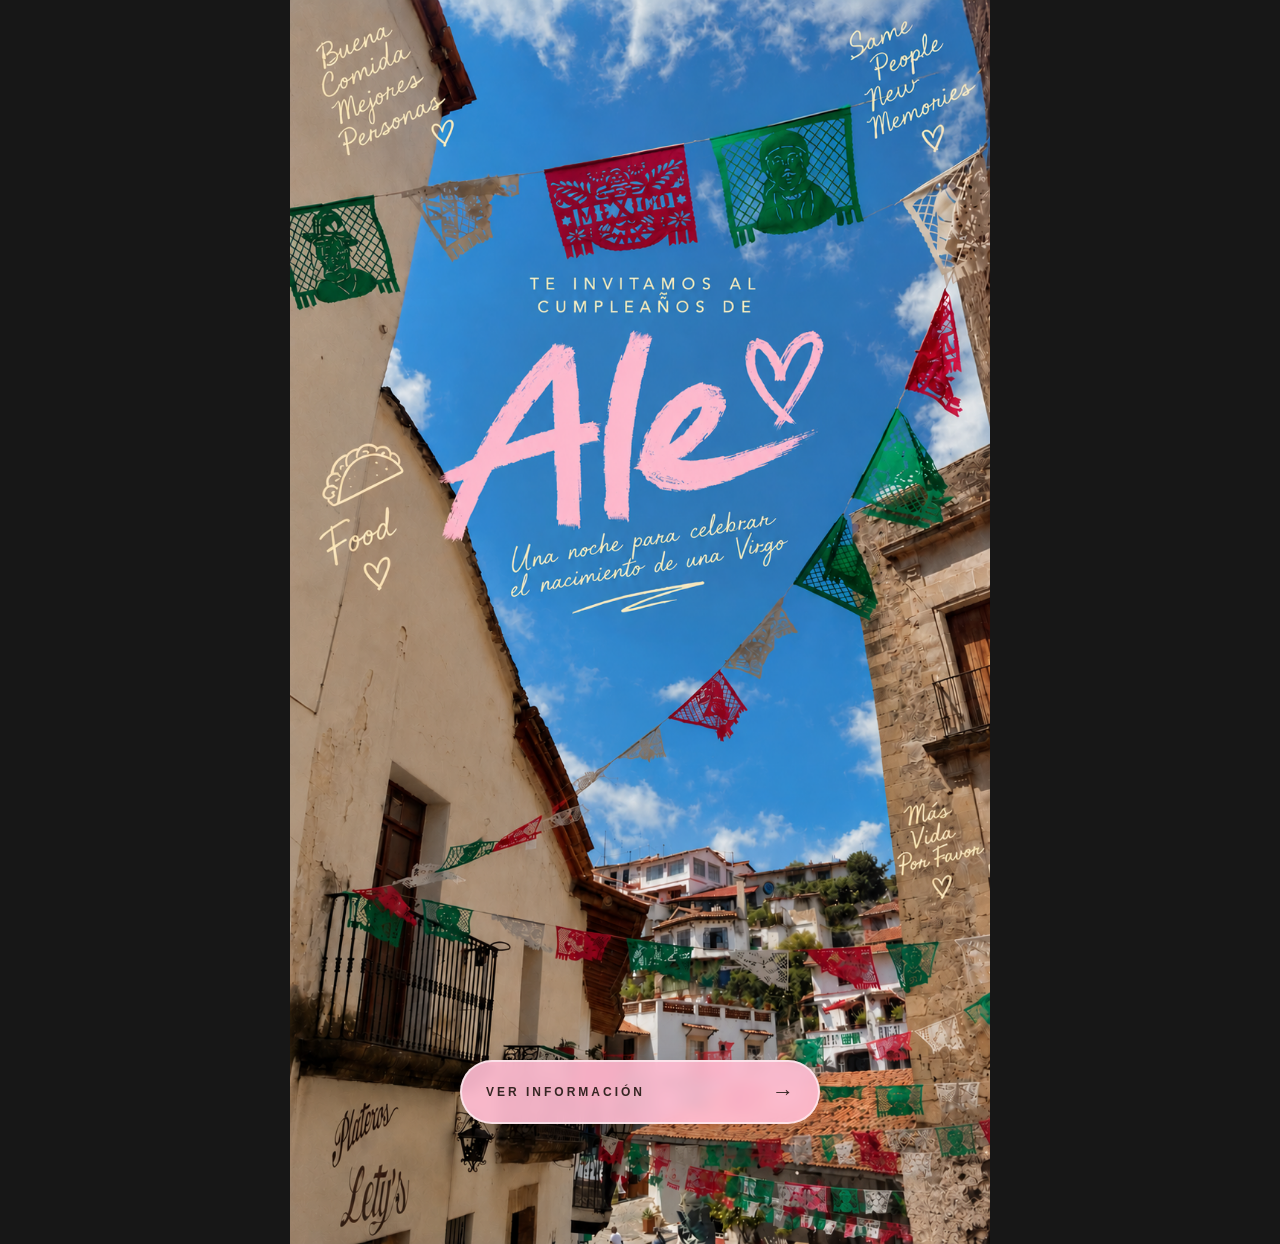
<file: index.html>
<!DOCTYPE html>
<html lang="es">

<head>
    <meta charset="UTF-8">

    <meta
        name="viewport"
        content="width=device-width, initial-scale=1.0"
    >

    <title>Cumpleaños de Ale</title>

    <link rel="stylesheet" href="style.css">
</head>

<body class="pagina-portada">

    <main class="portada">

        <!-- IMAGEN PRINCIPAL -->
        <img
            src="assets/images/mexiquito4.png"
            alt="Invitación al cumpleaños de Ale"
            class="imagen-portada"
        >


        <!-- BOTÓN PARA IR A LA INFORMACIÓN -->
        <a
            href="information.html"
            class="boton-info"
        >
            <span>VER INFORMACIÓN</span>

            <span class="flecha">→</span>
        </a>

    </main>

</body>

</html>
</file>
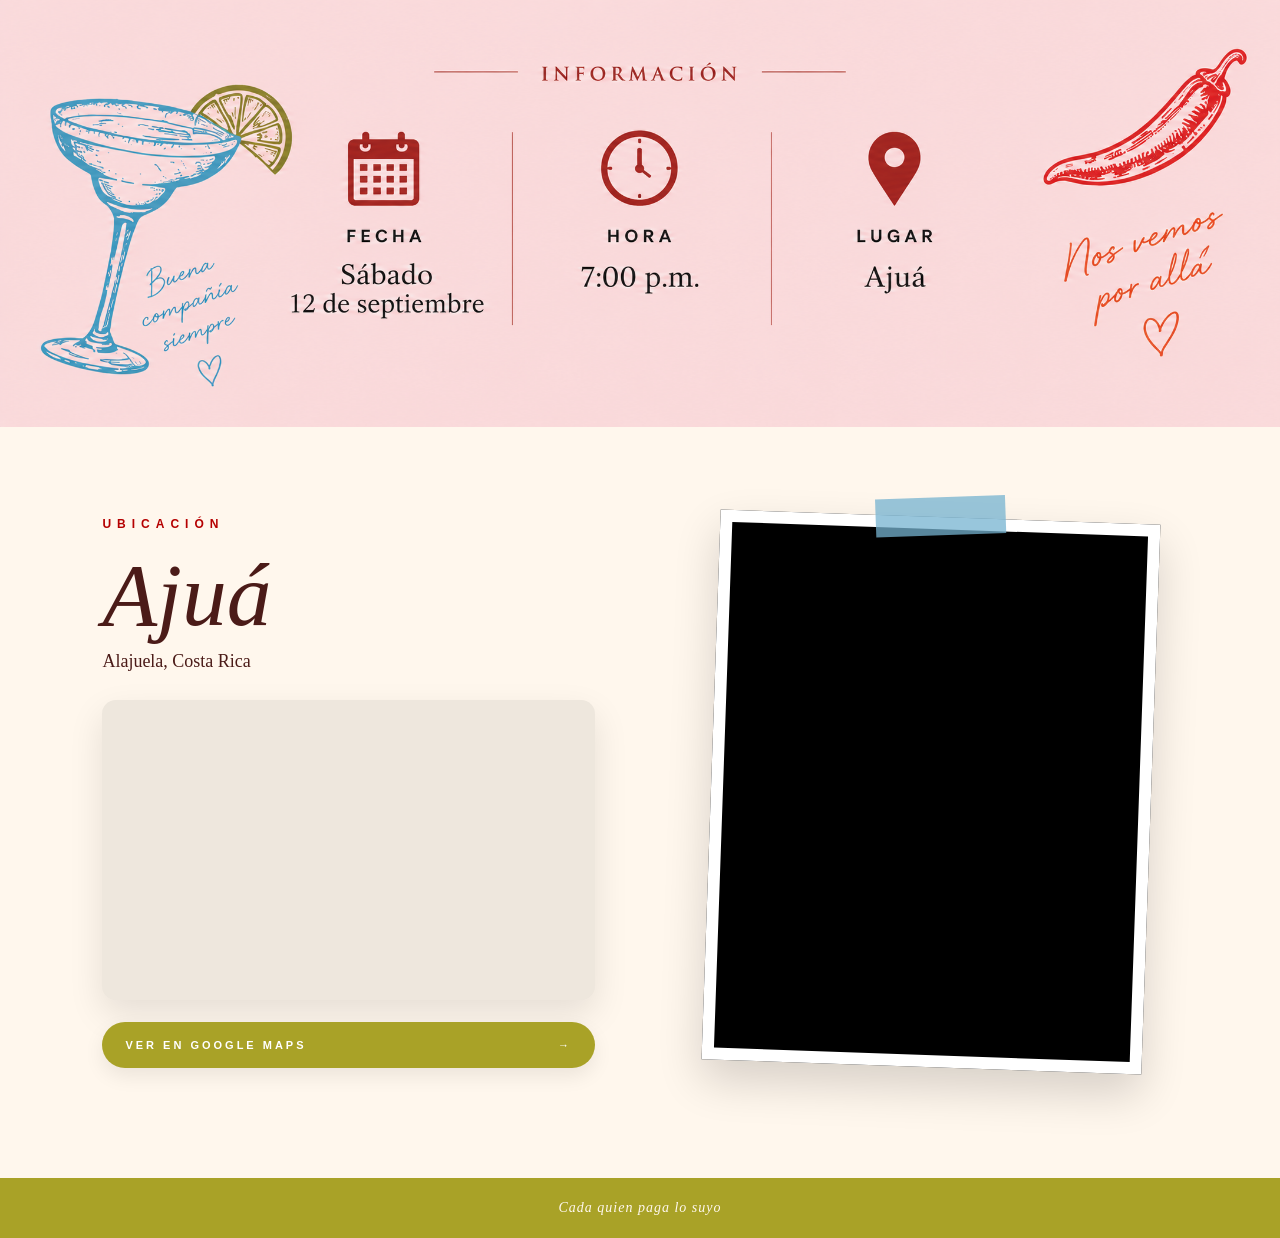
<file: information.html>
<!DOCTYPE html>
<html lang="es">

<head>
    <meta charset="UTF-8">

    <meta
        name="viewport"
        content="width=device-width, initial-scale=1.0"
    >

    <title>Información | Cumpleaños de Ale</title>

    <link rel="stylesheet" href="style.css">
</head>

<body class="pagina-info">

    <main class="contenido-info">


        <!-- ================================= -->
        <!-- INFORMACIÓN -->
        <!-- ================================= -->

        <section class="seccion-info-principal">

            <img
                src="assets/images/info1.png"
                alt="Información del cumpleaños de Ale"
                class="imagen-informacion"
            >

        </section>


        <!-- ================================= -->
        <!-- UBICACIÓN -->
        <!-- ================================= -->

        <section class="seccion-ubicacion">

            <div class="ubicacion-contenido">


                <!-- MAPA -->

                <div class="ubicacion-mapa">

                    <p class="ubicacion-titulo">
                        UBICACIÓN
                    </p>

                    <h2>
                        Ajuá
                    </h2>

                    <p class="ubicacion-direccion">
                        Alajuela, Costa Rica
                    </p>


                    <div class="mapa">

                        <iframe
                            src="https://www.google.com/maps?q=Ajuá%20Alajuela%20Costa%20Rica&output=embed"
                            loading="lazy"
                            title="Ubicación de Ajuá"
                        ></iframe>

                    </div>


                    <a
                        href="https://www.google.com/maps/search/Ajuá+Alajuela+Costa+Rica"
                        target="_blank"
                        rel="noreferrer"
                        class="boton-mapa"
                    >
                        <span>
                            VER EN GOOGLE MAPS
                        </span>

                        <span>
                            →
                        </span>
                    </a>

                </div>


                <!-- VIDEO -->

                <div class="video-contenedor">

                    <div class="cinta-video"></div>

                    <video
                        class="video-mama"
                        autoplay
                        muted
                        loop
                        playsinline
                    >
                        <source
                            src="mama.mp4"
                            type="video/mp4"
                        >

                        Tu navegador no puede reproducir el video.
                    </video>

                </div>

            </div>

        </section>

        <!-- ================================= -->
<!-- FOOTER -->
<!-- ================================= -->

<footer class="footer-info">

    <p>
        Cada quien paga lo suyo 
    </p>

</footer>

    </main>

</body>

</html>
</file>
<file: style.css>
/* =========================================
   CONFIGURACIÓN GENERAL
========================================= */

* {
    margin: 0;
    padding: 0;
    box-sizing: border-box;
}

html,
body {
    width: 100%;
    min-height: 100%;
}

html {
    scroll-behavior: smooth;
}

body {
    overflow-x: hidden;
}


/* =========================================
   PORTADA
========================================= */

.pagina-portada {
    min-height: 100svh;

    display: flex;
    justify-content: center;

    background-color: #171717;
}


/* =========================================
   CONTENEDOR PORTADA
========================================= */

.portada {
    position: relative;

    width: min(100%, 700px);
    min-height: 100svh;

    display: flex;
    justify-content: center;

    background-color: #000;

    overflow: hidden;
}


/* =========================================
   IMAGEN PORTADA
========================================= */

.imagen-portada {
    display: block;

    width: 100%;
    height: auto;

    min-height: 100svh;

    object-fit: cover;
    object-position: center top;
}


/* =========================================
   BOTÓN VER INFORMACIÓN
========================================= */

.boton-info {
    position: absolute;

    left: 50%;
    bottom: 120px;

    transform: translateX(-50%);

    width: calc(100% - 70px);
    max-width: 360px;

    padding: 17px 24px;

    display: flex;
    justify-content: space-between;
    align-items: center;

    background: rgba(255, 188, 210, 0.92);

    border: 2px solid rgba(255, 255, 255, 0.6);

    border-radius: 100px;

    color: #362624;

    font-family: Arial, Helvetica, sans-serif;
    font-size: 12px;
    font-weight: 600;

    letter-spacing: 3px;

    text-decoration: none;

    backdrop-filter: blur(6px);

    box-shadow:
        0 12px 35px rgba(0, 0, 0, 0.25);

    transition:
        transform 0.25s ease,
        background-color 0.25s ease;
}

.boton-info:hover {
    transform:
        translateX(-50%)
        translateY(-4px);

    background: rgba(255, 188, 210, 1);
}

.flecha {
    font-size: 22px;
    letter-spacing: 0;
}


/* =========================================
   PÁGINA INFORMACIÓN
========================================= */

.pagina-info {
    width: 100%;

    margin: 0;
    padding: 0;

    background-color: #fff8ef;

    color: #4b1b18;

    font-family:
        Georgia,
        "Times New Roman",
        serif;

    overflow-x: hidden;
}


/* =========================================
   CONTENIDO INFO
========================================= */

.contenido-info {
    width: 100%;
}


/* =========================================
   PRIMERA SECCIÓN
   IMAGEN DE INFORMACIÓN
========================================= */

.seccion-info-principal {
    width: 100%;

    display: flex;
    justify-content: center;

    background-color: #f8dfe1;

    overflow: hidden;
}

.imagen-informacion {
    display: block;

    width: 100%;
    height: auto;

    object-fit: contain;
}


/* =========================================
   SECCIÓN UBICACIÓN
========================================= */

.seccion-ubicacion {
    width: 100%;

    padding: 90px 8% 110px;

    background-color: #fff7ed;
}


/* =========================================
   CONTENEDOR UBICACIÓN
========================================= */

.ubicacion-contenido {
    width: 100%;
    max-width: 1150px;

    margin: 0 auto;

    display: grid;

    grid-template-columns: 1fr 1fr;

    gap: 90px;

    align-items: center;
}


/* =========================================
   TÍTULO UBICACIÓN
========================================= */

.ubicacion-titulo {
    margin-bottom: 12px;

    color: #b50001;

    font-family:
        Arial,
        Helvetica,
        sans-serif;

    font-size: 12px;

    font-weight: 600;

    letter-spacing: 6px;
}


/* =========================================
   NOMBRE AJUÁ
========================================= */

.ubicacion-mapa h2 {
    margin-bottom: 5px;

    color: #4b1b18;

    font-family:
        Georgia,
        "Times New Roman",
        serif;

    font-size: clamp(55px, 7vw, 90px);

    font-weight: normal;
    font-style: italic;

    letter-spacing: 0;
}


/* =========================================
   DIRECCIÓN
========================================= */

.ubicacion-direccion {
    margin-bottom: 28px;

    color: #4b1b18;

    font-size: 18px;

    letter-spacing: 0;
}


/* =========================================
   MAPA
========================================= */

.mapa {
    width: 100%;
    height: 300px;

    overflow: hidden;

    border-radius: 14px;

    background-color: #eee7dd;

    box-shadow:
        0 14px 35px rgba(0, 0, 0, 0.10);
}

.mapa iframe {
    display: block;

    width: 100%;
    height: 100%;

    border: 0;
}


/* =========================================
   BOTÓN GOOGLE MAPS
========================================= */

.boton-mapa {
    width: 100%;

    margin-top: 22px;

    padding: 17px 23px;

    display: flex;
    justify-content: space-between;
    align-items: center;

    background-color: #a9a227;

    border-radius: 100px;

    color: #ffffff;

    text-decoration: none;

    font-family:
        Arial,
        Helvetica,
        sans-serif;

    font-size: 11px;

    font-weight: 600;

    letter-spacing: 3px;

    box-shadow:
        0 8px 20px rgba(0, 0, 0, 0.08);

    transition:
        transform 0.25s ease,
        box-shadow 0.25s ease,
        background-color 0.25s ease;
}

.boton-mapa:hover {
    transform: translateY(-4px);

    background-color: #9b9522;

    box-shadow:
        0 12px 25px rgba(0, 0, 0, 0.12);
}


/* =========================================
   CONTENEDOR DEL VIDEO
========================================= */

.video-contenedor {
    position: relative;

    width: 100%;
    max-width: 440px;

    margin: 0 auto;

    transform: rotate(2deg);
}


/* =========================================
   VIDEO
========================================= */

.video-mama {
    display: block;

    width: 100%;

    aspect-ratio: 4 / 5;

    object-fit: cover;

    background-color: #000;

    border: 12px solid #ffffff;

    box-shadow:
        0 20px 45px rgba(0, 0, 0, 0.16);
}


/* =========================================
   CINTA DEL VIDEO
========================================= */

.cinta-video {
    position: absolute;

    top: -20px;
    left: 50%;

    width: 130px;
    height: 38px;

    transform:
        translateX(-50%)
        rotate(-4deg);

    background-color: rgba(118, 179, 208, 0.75);

    z-index: 3;
}


/* =========================================
   FOOTER
========================================= */

.footer-info {
    width: 100%;

    padding: 22px 20px;

    display: flex;
    justify-content: center;
    align-items: center;

    background-color: #a9a227;

    color: #fff8ef;

    text-align: center;
}

.footer-info p {
    margin: 0;

    font-family:
        Georgia,
        "Times New Roman",
        serif;

    font-size: 14px;

    font-style: italic;

    letter-spacing: 1px;
}


/* =========================================
   TABLET
========================================= */

@media (max-width: 900px) {

    .ubicacion-contenido {
        gap: 55px;
    }

}


/* =========================================
   CELULARES
   iPHONE + SAMSUNG
========================================= */

@media (max-width: 700px) {

    /* -------------------------
       IMAGEN INFORMACIÓN
    ------------------------- */

    .seccion-info-principal {
        width: 100%;
    }

    .imagen-informacion {
        width: 100%;
        height: auto;

        object-fit: contain;
    }


    /* -------------------------
       UBICACIÓN
    ------------------------- */

    .seccion-ubicacion {
        padding:
            70px 6%
            90px;
    }

    .ubicacion-contenido {
        grid-template-columns: 1fr;

        gap: 75px;
    }


    /* -------------------------
       TÍTULOS
    ------------------------- */

    .ubicacion-titulo {
        font-size: 11px;

        letter-spacing: 5px;
    }

    .ubicacion-mapa h2 {
        font-size: 58px;
    }

    .ubicacion-direccion {
        font-size: 17px;
    }


    /* -------------------------
       MAPA
    ------------------------- */

    .mapa {
        height: 250px;
    }


    /* -------------------------
       BOTÓN MAPS
    ------------------------- */

    .boton-mapa {
        padding: 16px 20px;

        font-size: 10px;

        letter-spacing: 2px;
    }


    /* -------------------------
       VIDEO
    ------------------------- */

    .video-contenedor {
        width: 90%;
        max-width: 420px;
    }

    .video-mama {
        width: 100%;

        aspect-ratio: 4 / 5;

        object-fit: cover;

        border-width: 10px;
    }

    .cinta-video {
        width: 115px;
        height: 34px;
    }


    /* -------------------------
       FOOTER
    ------------------------- */

    .footer-info {
        padding: 20px 15px;
    }

    .footer-info p {
        font-size: 13px;

        letter-spacing: 0.8px;
    }

}


/* =========================================
   PORTADA EN CELULAR
========================================= */

@media (max-width: 480px) {

    .pagina-portada {
        width: 100%;
    }

    .portada {
        width: 100%;

        min-height: 100svh;
    }

    .imagen-portada {
        width: 100%;

        min-height: 100svh;

        object-fit: cover;

        object-position: center top;
    }

    .boton-info {
        bottom: 110px;

        width: calc(100% - 48px);

        padding: 15px 20px;

        font-size: 11px;

        letter-spacing: 2.3px;
    }

    .flecha {
        font-size: 20px;
    }


    /* -------------------------
       FOOTER MÓVIL
    ------------------------- */

    .footer-info {
        padding: 18px 15px;
    }

    .footer-info p {
        font-size: 12px;

        line-height: 1.4;
    }

}


/* =========================================
   PANTALLAS ANGOSTAS
   SAMSUNG PEQUEÑOS / IPHONE ANGOSTOS
========================================= */

@media (max-width: 390px) {

    /* -------------------------
       PORTADA
    ------------------------- */

    .boton-info {
        bottom: 105px;

        width: calc(100% - 38px);

        padding: 14px 18px;

        font-size: 10px;

        letter-spacing: 2px;
    }


    /* -------------------------
       UBICACIÓN
    ------------------------- */

    .seccion-ubicacion {
        padding-left: 5%;
        padding-right: 5%;
    }

    .ubicacion-titulo {
        font-size: 10px;

        letter-spacing: 4px;
    }

    .ubicacion-mapa h2 {
        font-size: 52px;
    }

    .ubicacion-direccion {
        font-size: 16px;
    }


    /* -------------------------
       MAPA
    ------------------------- */

    .mapa {
        height: 225px;
    }


    /* -------------------------
       VIDEO
    ------------------------- */

    .video-contenedor {
        width: 94%;
    }


    /* -------------------------
       FOOTER
    ------------------------- */

    .footer-info p {
        font-size: 11px;
    }

}
</file>
